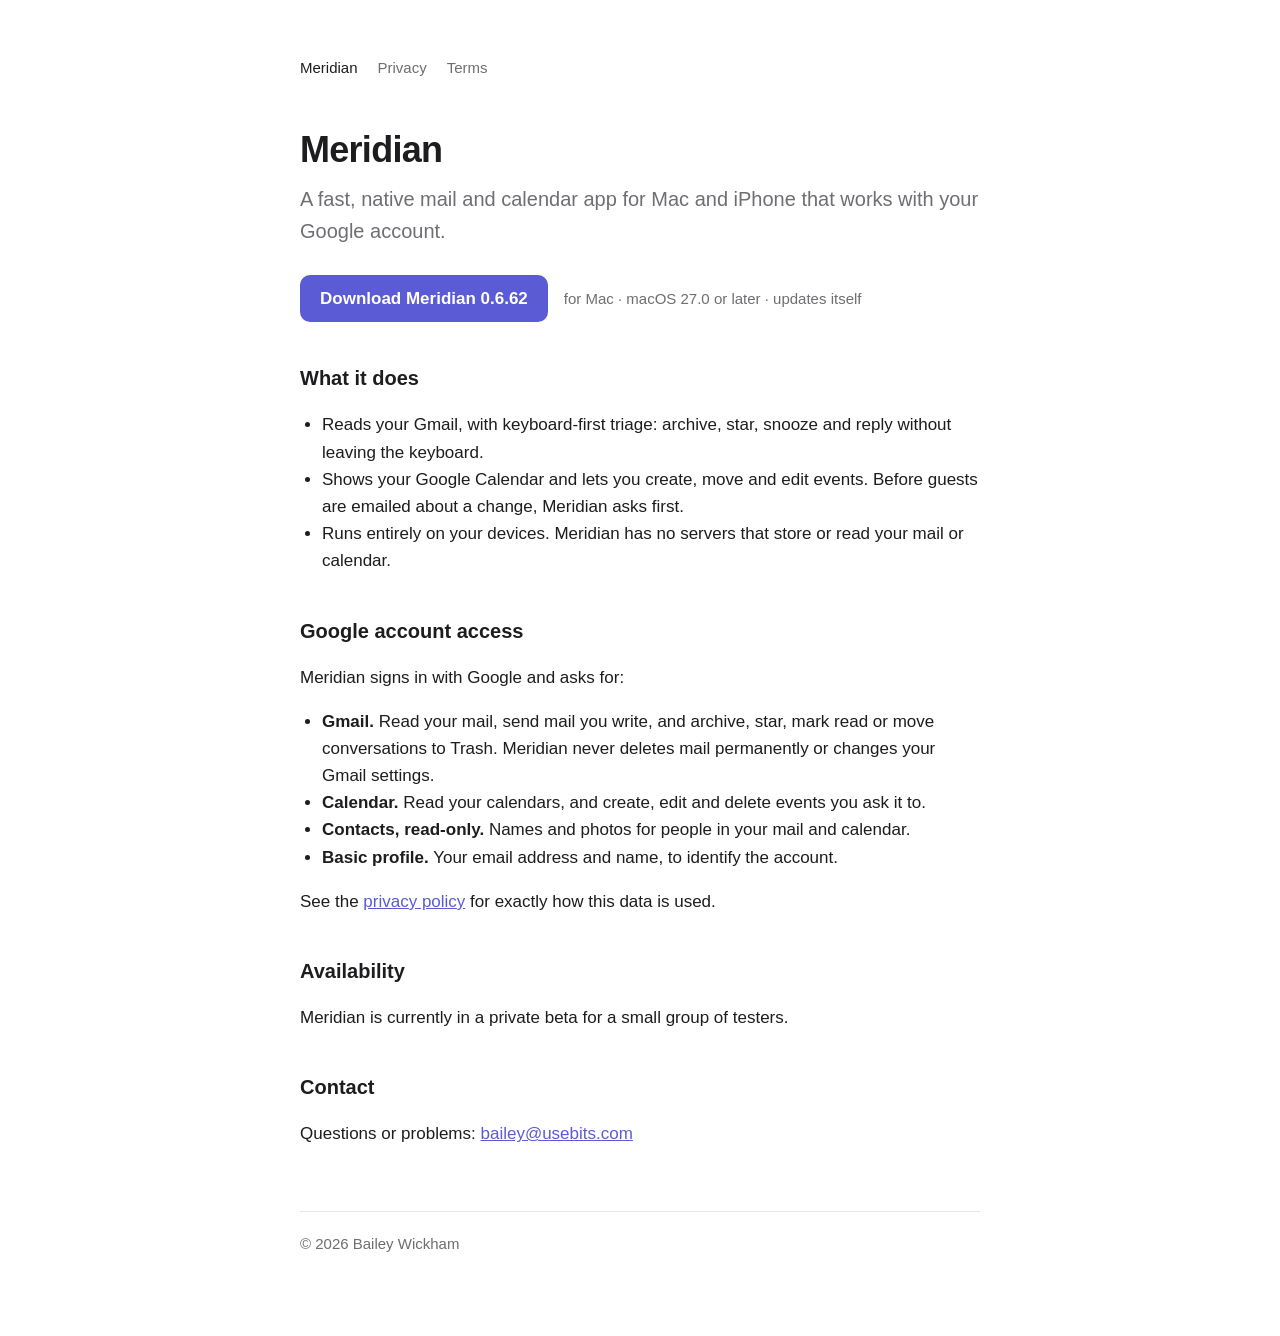
<file: index.html>
<!doctype html>
<html lang="en">
<head>
  <meta charset="utf-8">
  <meta name="viewport" content="width=device-width, initial-scale=1">
  <title>Meridian</title>
  <meta name="description" content="Meridian is a native mail and calendar app for Mac and iPhone that works with your Google account.">
  <link rel="stylesheet" href="style.css">
</head>
<body>
<main>
  <nav>
    <a href="./" aria-current="page">Meridian</a>
    <a href="privacy.html">Privacy</a>
    <a href="terms.html">Terms</a>
  </nav>

  <h1>Meridian</h1>
  <p class="lede">A fast, native mail and calendar app for Mac and iPhone that works with your Google account.</p>
  <p class="get">
    <a class="download" data-release-link href="https://github.com/baileywickham/meridian-site/releases/download/v0.6.62/Meridian-0.6.62.dmg">Download Meridian 0.6.62</a>
    <span class="muted">for Mac · <span data-release-requires>macOS 27.0 or later</span> · updates itself</span>
  </p>

  <h2>What it does</h2>
  <ul>
    <li>Reads your Gmail, with keyboard-first triage: archive, star, snooze and reply without leaving the keyboard.</li>
    <li>Shows your Google Calendar and lets you create, move and edit events. Before guests are emailed about a change, Meridian asks first.</li>
    <li>Runs entirely on your devices. Meridian has no servers that store or read your mail or calendar.</li>
  </ul>

  <h2>Google account access</h2>
  <p>Meridian signs in with Google and asks for:</p>
  <ul>
    <li><strong>Gmail.</strong> Read your mail, send mail you write, and archive, star, mark read or move conversations to Trash. Meridian never deletes mail permanently or changes your Gmail settings.</li>
    <li><strong>Calendar.</strong> Read your calendars, and create, edit and delete events you ask it to.</li>
    <li><strong>Contacts, read-only.</strong> Names and photos for people in your mail and calendar.</li>
    <li><strong>Basic profile.</strong> Your email address and name, to identify the account.</li>
  </ul>
  <p>See the <a href="privacy.html">privacy policy</a> for exactly how this data is used.</p>

  <h2>Availability</h2>
  <p>Meridian is currently in a private beta for a small group of testers.</p>

  <h2>Contact</h2>
  <p>Questions or problems: <a href="mailto:bailey@usebits.com">bailey@usebits.com</a></p>

  <footer class="muted">© 2026 Bailey Wickham</footer>
</main>
</body>
</html>
</file>
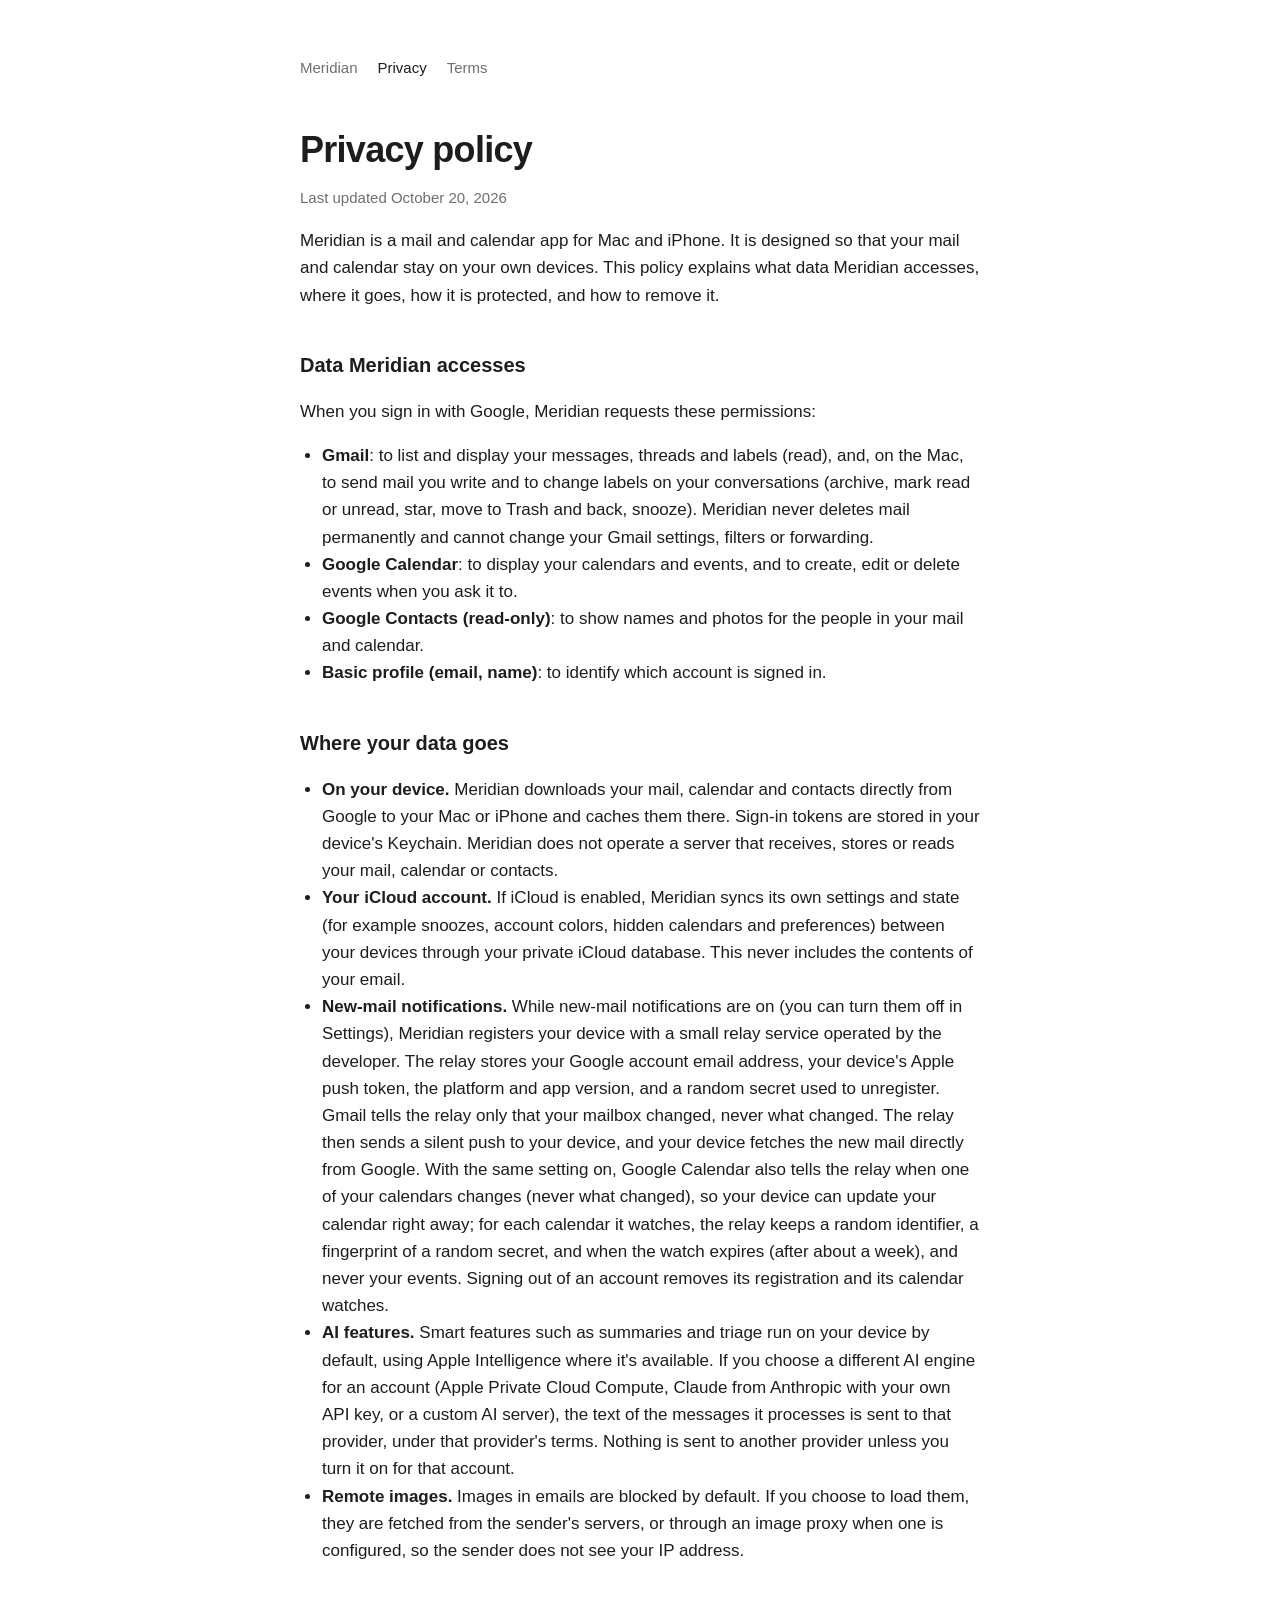
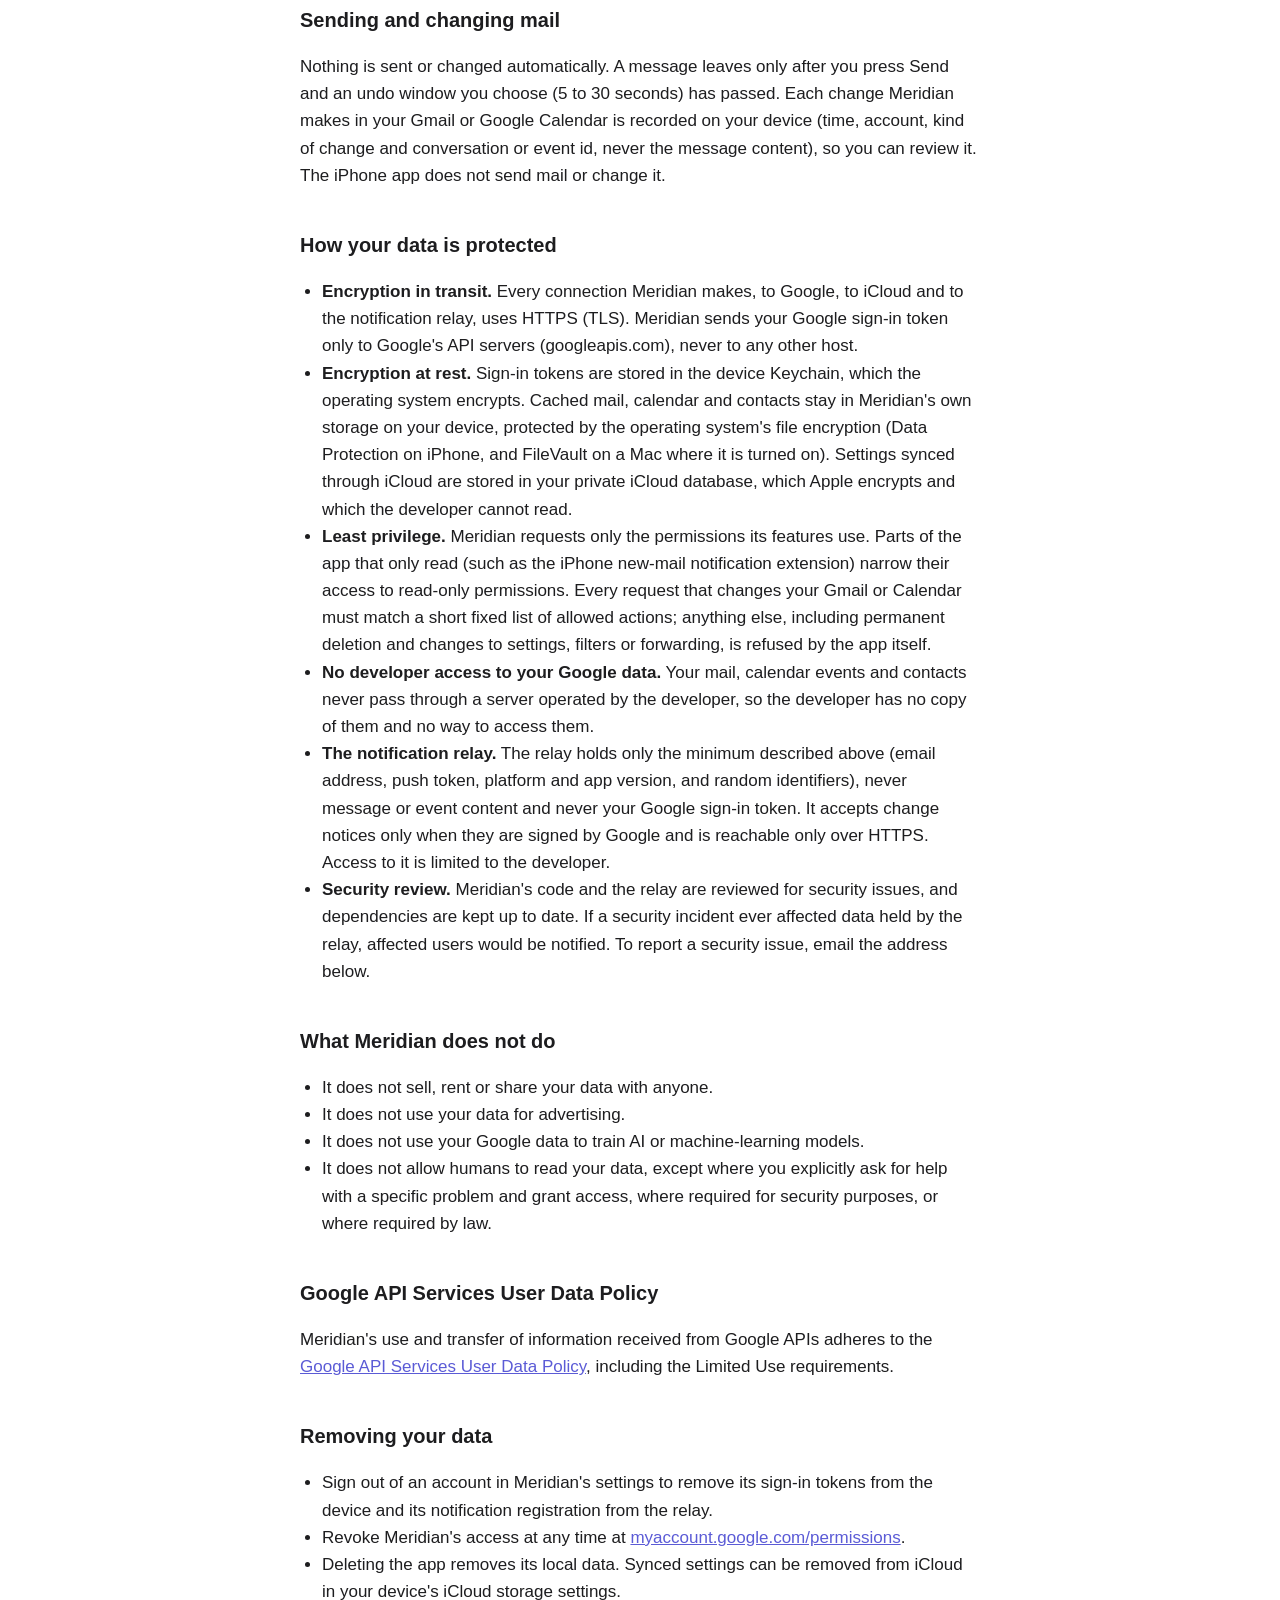
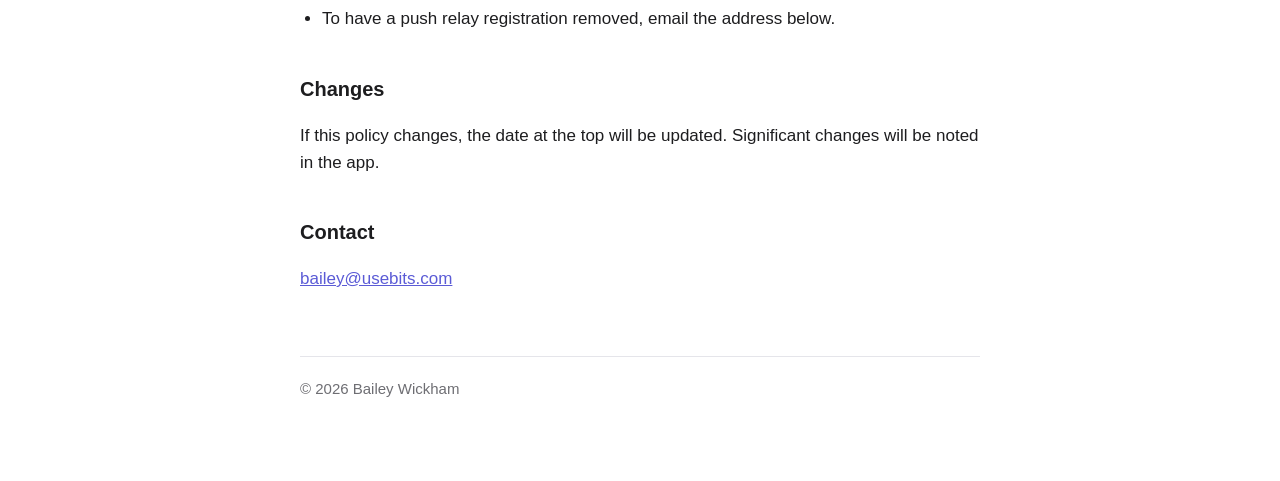
<file: privacy.html>
<!doctype html>
<html lang="en">
<head>
  <meta charset="utf-8">
  <meta name="viewport" content="width=device-width, initial-scale=1">
  <title>Meridian Privacy</title>
  <meta name="description" content="How Meridian handles your Google account data.">
  <link rel="stylesheet" href="style.css">
</head>
<body>
<main>
  <nav>
    <a href="./">Meridian</a>
    <a href="privacy.html" aria-current="page">Privacy</a>
    <a href="terms.html">Terms</a>
  </nav>

  <h1>Privacy policy</h1>
  <p class="muted">Last updated October 20, 2026</p>

  <p>Meridian is a mail and calendar app for Mac and iPhone. It is designed so that your mail and calendar stay on your own devices. This policy explains what data Meridian accesses, where it goes, how it is protected, and how to remove it.</p>

  <h2>Data Meridian accesses</h2>
  <p>When you sign in with Google, Meridian requests these permissions:</p>
  <ul>
    <li><strong>Gmail</strong>: to list and display your messages, threads and labels (read), and, on the Mac, to send mail you write and to change labels on your conversations (archive, mark read or unread, star, move to Trash and back, snooze). Meridian never deletes mail permanently and cannot change your Gmail settings, filters or forwarding.</li>
    <li><strong>Google Calendar</strong>: to display your calendars and events, and to create, edit or delete events when you ask it to.</li>
    <li><strong>Google Contacts (read-only)</strong>: to show names and photos for the people in your mail and calendar.</li>
    <li><strong>Basic profile (email, name)</strong>: to identify which account is signed in.</li>
  </ul>

  <h2>Where your data goes</h2>
  <ul>
    <li><strong>On your device.</strong> Meridian downloads your mail, calendar and contacts directly from Google to your Mac or iPhone and caches them there. Sign-in tokens are stored in your device's Keychain. Meridian does not operate a server that receives, stores or reads your mail, calendar or contacts.</li>
    <li><strong>Your iCloud account.</strong> If iCloud is enabled, Meridian syncs its own settings and state (for example snoozes, account colors, hidden calendars and preferences) between your devices through your private iCloud database. This never includes the contents of your email.</li>
    <li><strong>New-mail notifications.</strong> While new-mail notifications are on (you can turn them off in Settings), Meridian registers your device with a small relay service operated by the developer. The relay stores your Google account email address, your device's Apple push token, the platform and app version, and a random secret used to unregister. Gmail tells the relay only that your mailbox changed, never what changed. The relay then sends a silent push to your device, and your device fetches the new mail directly from Google. With the same setting on, Google Calendar also tells the relay when one of your calendars changes (never what changed), so your device can update your calendar right away; for each calendar it watches, the relay keeps a random identifier, a fingerprint of a random secret, and when the watch expires (after about a week), and never your events. Signing out of an account removes its registration and its calendar watches.</li>
    <li><strong>AI features.</strong> Smart features such as summaries and triage run on your device by default, using Apple Intelligence where it's available. If you choose a different AI engine for an account (Apple Private Cloud Compute, Claude from Anthropic with your own API key, or a custom AI server), the text of the messages it processes is sent to that provider, under that provider's terms. Nothing is sent to another provider unless you turn it on for that account.</li>
    <li><strong>Remote images.</strong> Images in emails are blocked by default. If you choose to load them, they are fetched from the sender's servers, or through an image proxy when one is configured, so the sender does not see your IP address.</li>
  </ul>

  <h2>Sending and changing mail</h2>
  <p>Nothing is sent or changed automatically. A message leaves only after you press Send and an undo window you choose (5 to 30 seconds) has passed. Each change Meridian makes in your Gmail or Google Calendar is recorded on your device (time, account, kind of change and conversation or event id, never the message content), so you can review it. The iPhone app does not send mail or change it.</p>

  <h2>How your data is protected</h2>
  <ul>
    <li><strong>Encryption in transit.</strong> Every connection Meridian makes, to Google, to iCloud and to the notification relay, uses HTTPS (TLS). Meridian sends your Google sign-in token only to Google's API servers (googleapis.com), never to any other host.</li>
    <li><strong>Encryption at rest.</strong> Sign-in tokens are stored in the device Keychain, which the operating system encrypts. Cached mail, calendar and contacts stay in Meridian's own storage on your device, protected by the operating system's file encryption (Data Protection on iPhone, and FileVault on a Mac where it is turned on). Settings synced through iCloud are stored in your private iCloud database, which Apple encrypts and which the developer cannot read.</li>
    <li><strong>Least privilege.</strong> Meridian requests only the permissions its features use. Parts of the app that only read (such as the iPhone new-mail notification extension) narrow their access to read-only permissions. Every request that changes your Gmail or Calendar must match a short fixed list of allowed actions; anything else, including permanent deletion and changes to settings, filters or forwarding, is refused by the app itself.</li>
    <li><strong>No developer access to your Google data.</strong> Your mail, calendar events and contacts never pass through a server operated by the developer, so the developer has no copy of them and no way to access them.</li>
    <li><strong>The notification relay.</strong> The relay holds only the minimum described above (email address, push token, platform and app version, and random identifiers), never message or event content and never your Google sign-in token. It accepts change notices only when they are signed by Google and is reachable only over HTTPS. Access to it is limited to the developer.</li>
    <li><strong>Security review.</strong> Meridian's code and the relay are reviewed for security issues, and dependencies are kept up to date. If a security incident ever affected data held by the relay, affected users would be notified. To report a security issue, email the address below.</li>
  </ul>

  <h2>What Meridian does not do</h2>
  <ul>
    <li>It does not sell, rent or share your data with anyone.</li>
    <li>It does not use your data for advertising.</li>
    <li>It does not use your Google data to train AI or machine-learning models.</li>
    <li>It does not allow humans to read your data, except where you explicitly ask for help with a specific problem and grant access, where required for security purposes, or where required by law.</li>
  </ul>

  <h2>Google API Services User Data Policy</h2>
  <p>Meridian's use and transfer of information received from Google APIs adheres to the <a href="https://developers.google.com/terms/api-services-user-data-policy">Google API Services User Data Policy</a>, including the Limited Use requirements.</p>

  <h2>Removing your data</h2>
  <ul>
    <li>Sign out of an account in Meridian's settings to remove its sign-in tokens from the device and its notification registration from the relay.</li>
    <li>Revoke Meridian's access at any time at <a href="https://myaccount.google.com/permissions">myaccount.google.com/permissions</a>.</li>
    <li>Deleting the app removes its local data. Synced settings can be removed from iCloud in your device's iCloud storage settings.</li>
    <li>To have a push relay registration removed, email the address below.</li>
  </ul>

  <h2>Changes</h2>
  <p>If this policy changes, the date at the top will be updated. Significant changes will be noted in the app.</p>

  <h2>Contact</h2>
  <p><a href="mailto:bailey@usebits.com">bailey@usebits.com</a></p>

  <footer class="muted">© 2026 Bailey Wickham</footer>
</main>
</body>
</html>
</file>
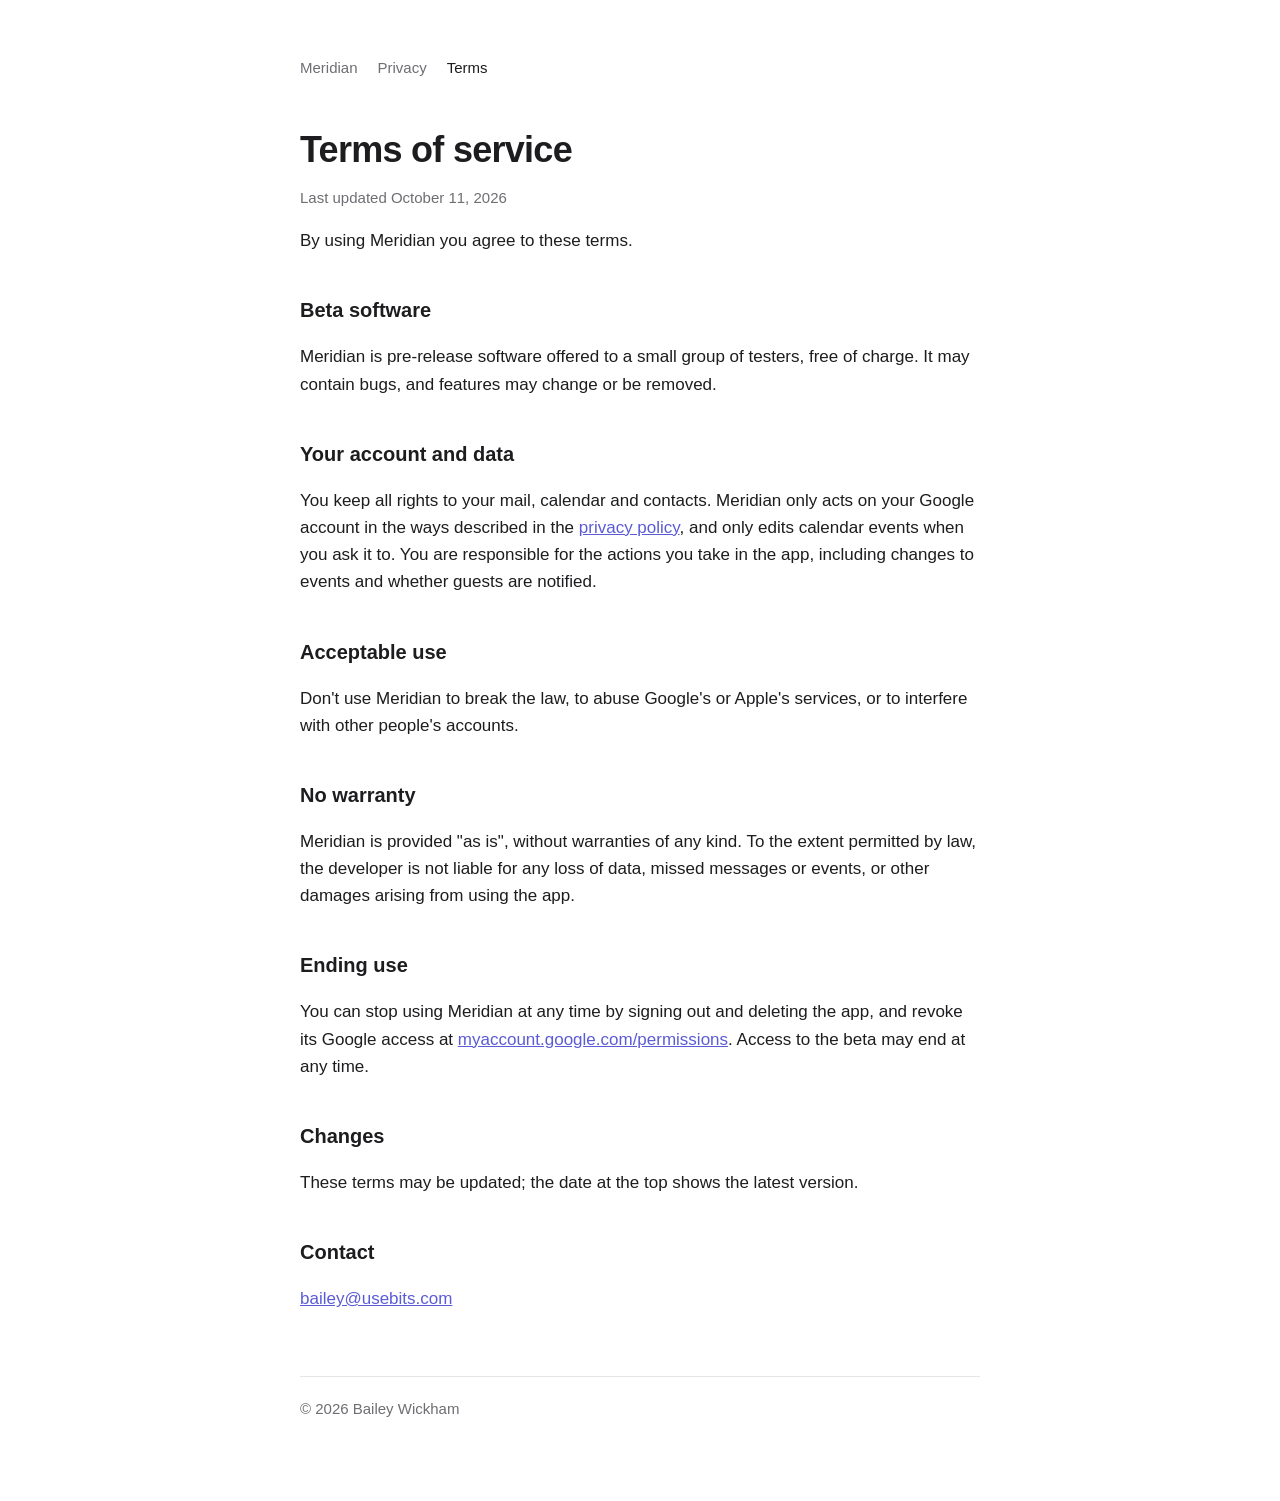
<file: terms.html>
<!doctype html>
<html lang="en">
<head>
  <meta charset="utf-8">
  <meta name="viewport" content="width=device-width, initial-scale=1">
  <title>Meridian Terms</title>
  <meta name="description" content="Terms of service for Meridian.">
  <link rel="stylesheet" href="style.css">
</head>
<body>
<main>
  <nav>
    <a href="./">Meridian</a>
    <a href="privacy.html">Privacy</a>
    <a href="terms.html" aria-current="page">Terms</a>
  </nav>

  <h1>Terms of service</h1>
  <p class="muted">Last updated October 11, 2026</p>

  <p>By using Meridian you agree to these terms.</p>

  <h2>Beta software</h2>
  <p>Meridian is pre-release software offered to a small group of testers, free of charge. It may contain bugs, and features may change or be removed.</p>

  <h2>Your account and data</h2>
  <p>You keep all rights to your mail, calendar and contacts. Meridian only acts on your Google account in the ways described in the <a href="privacy.html">privacy policy</a>, and only edits calendar events when you ask it to. You are responsible for the actions you take in the app, including changes to events and whether guests are notified.</p>

  <h2>Acceptable use</h2>
  <p>Don't use Meridian to break the law, to abuse Google's or Apple's services, or to interfere with other people's accounts.</p>

  <h2>No warranty</h2>
  <p>Meridian is provided "as is", without warranties of any kind. To the extent permitted by law, the developer is not liable for any loss of data, missed messages or events, or other damages arising from using the app.</p>

  <h2>Ending use</h2>
  <p>You can stop using Meridian at any time by signing out and deleting the app, and revoke its Google access at <a href="https://myaccount.google.com/permissions">myaccount.google.com/permissions</a>. Access to the beta may end at any time.</p>

  <h2>Changes</h2>
  <p>These terms may be updated; the date at the top shows the latest version.</p>

  <h2>Contact</h2>
  <p><a href="mailto:bailey@usebits.com">bailey@usebits.com</a></p>

  <footer class="muted">© 2026 Bailey Wickham</footer>
</main>
</body>
</html>
</file>
<file: style.css>
:root {
  --bg: #ffffff;
  --fg: #1d1d1f;
  --muted: #6e6e73;
  --accent: #5b5bd6;
  --rule: #e5e5ea;
}
@media (prefers-color-scheme: dark) {
  :root {
    --bg: #161618;
    --fg: #f2f2f4;
    --muted: #a1a1a6;
    --accent: #8e8cf0;
    --rule: #2c2c2e;
  }
}
* { box-sizing: border-box; }
body {
  margin: 0;
  background: var(--bg);
  color: var(--fg);
  font: 17px/1.6 -apple-system, BlinkMacSystemFont, "Inter", "Segoe UI", sans-serif;
}
main { max-width: 720px; margin: 0 auto; padding: 56px 20px 80px; }
nav { display: flex; gap: 20px; font-size: 15px; margin-bottom: 48px; }
nav a { color: var(--muted); text-decoration: none; }
nav a:hover, nav a[aria-current] { color: var(--fg); }
h1 { font-size: 36px; line-height: 1.2; margin: 0 0 12px; letter-spacing: -0.02em; }
h2 { font-size: 20px; margin: 40px 0 8px; }
p, li { color: var(--fg); }
.lede { font-size: 20px; color: var(--muted); margin-top: 0; }
.muted { color: var(--muted); font-size: 15px; }
a { color: var(--accent); }
ul { padding-left: 22px; }
.get { display: flex; flex-wrap: wrap; align-items: center; gap: 8px 16px; margin: 28px 0 8px; }
.download {
  display: inline-block; padding: 10px 20px; border-radius: 10px;
  background: var(--accent); color: #fff; font-weight: 600; text-decoration: none;
}
.download:hover { filter: brightness(1.08); }
footer { margin-top: 64px; padding-top: 20px; border-top: 1px solid var(--rule); }
</file>
